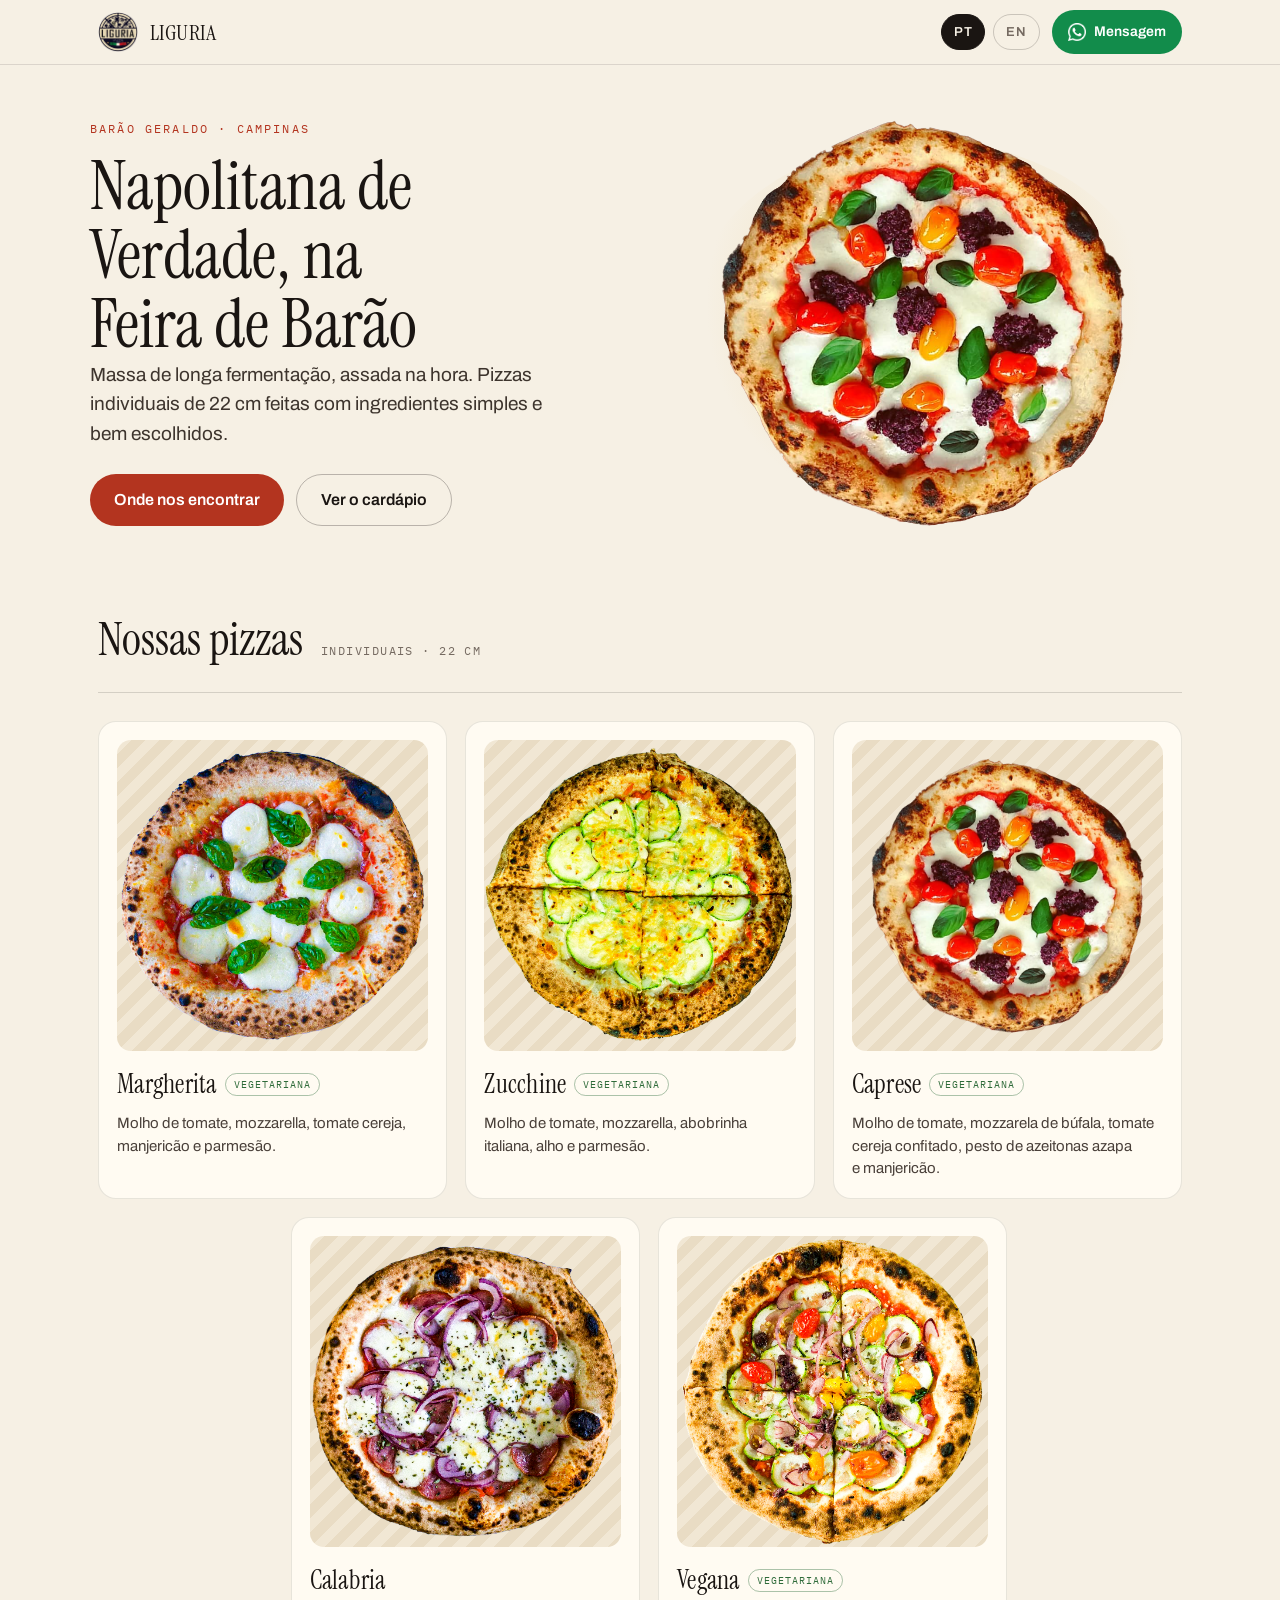
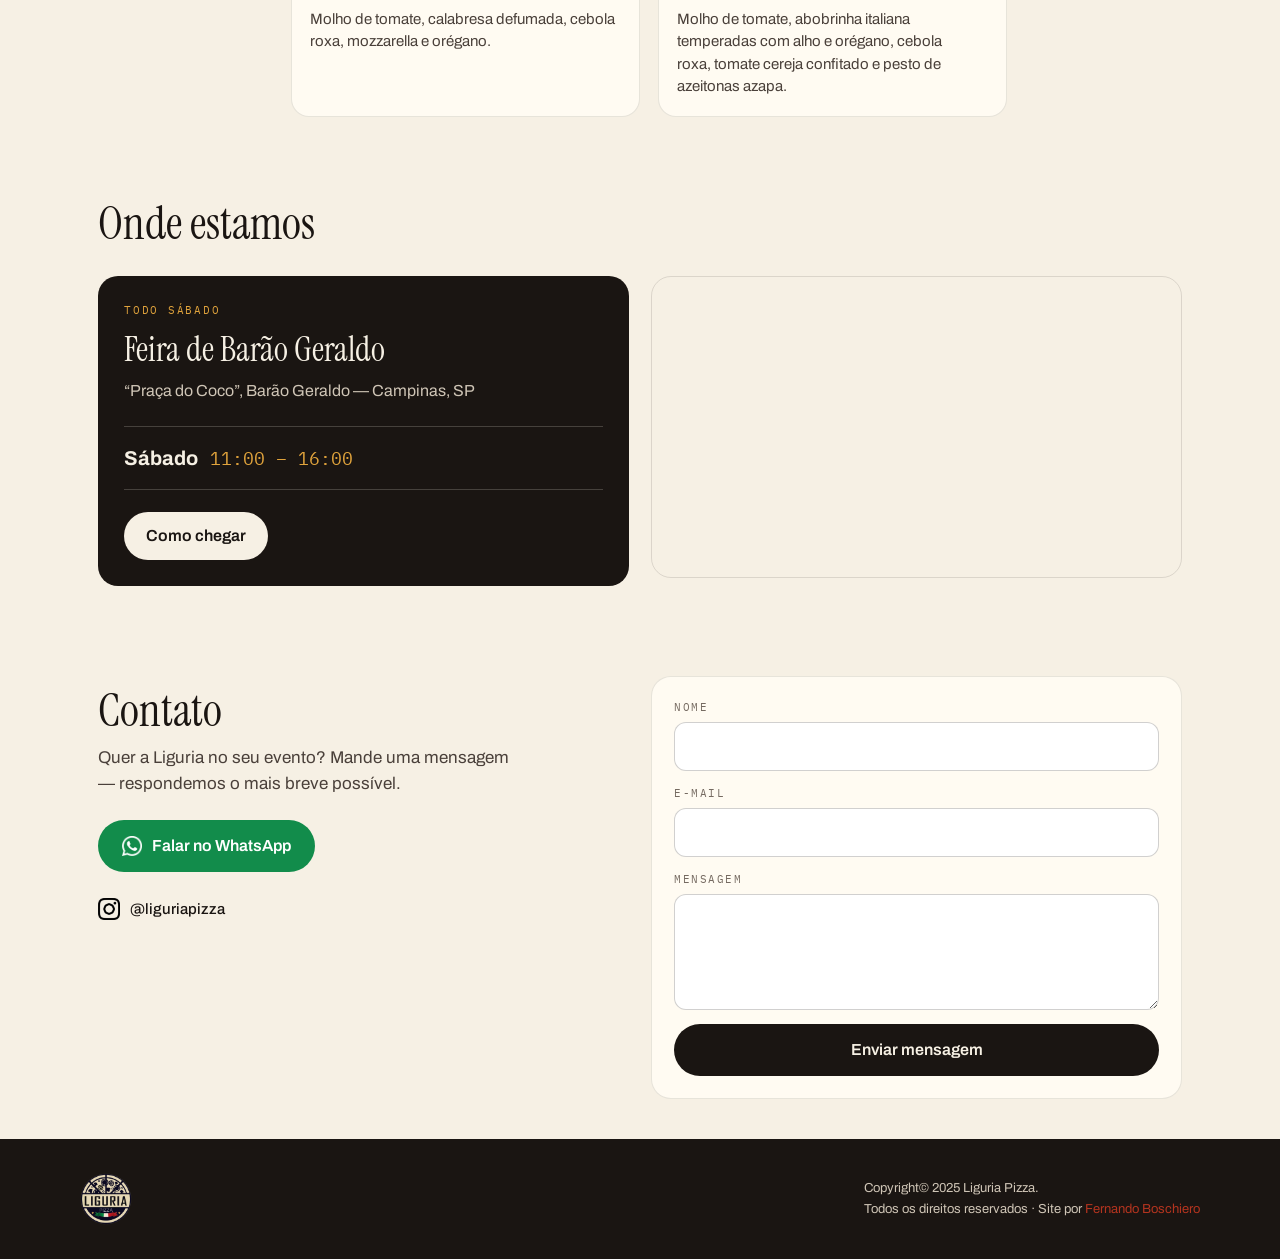
<file: index.html>
<!doctype html>
<html lang="pt-BR">
  <head>
    <meta charset="utf-8" />
    <meta name="viewport" content="width=device-width, initial-scale=1" />
    <title>
      Liguria Pizza — Pizzas Napolitanas de Verdade, em Barão Geraldo, Campinas
    </title>
    <meta
      name="description"
      content="Pizza napolitana individual de massa de longa fermentação, assada na hora. Todo sábado na Feira de Barão Geraldo, Campinas." />
    <meta
      name="google-site-verification"
      content="MJud_YhPJrM1SE_i2w_ppb9zyTFYiwipRI4U-PulHyc" />
    <link rel="icon" href="favicon.ico" />
    <link rel="preconnect" href="https://fonts.googleapis.com" />
    <link rel="preconnect" href="https://fonts.gstatic.com" crossorigin />
    <link
      href="https://fonts.googleapis.com/css2?family=Instrument+Serif&family=Archivo:wght@400;500;600;700&family=IBM+Plex+Mono:wght@400;500&display=swap"
      rel="stylesheet" />
    <link rel="stylesheet" href="styles.css" />
  </head>
  <body>
    <header class="nav">
      <div class="nav__inner">
        <a class="nav__brand" href="#top">
          <img src="liguriaLogo.png" alt="Liguria Pizza" />
          <span>LIGURIA</span>
        </a>
        <div class="nav__spacer"></div>
        <div class="lang" role="group" aria-label="Idioma">
          <button
            type="button"
            class="lang__btn is-on"
            data-lang="pt"
            aria-pressed="true">
            PT
          </button>
          <button
            type="button"
            class="lang__btn"
            data-lang="en"
            aria-pressed="false">
            EN
          </button>
        </div>
        <a
          class="btn btn--wa btn--sm"
          target="_blank"
          href="https://wa.me/5519989601411">
          <img class="icon" src="whatsapp-icon.png" alt="" />
          <span data-i18n="navCta">Mensagem</span>
        </a>
      </div>
    </header>

    <main id="top">
      <section class="hero">
        <div class="hero__copy">
          <p class="kicker">Barão Geraldo · Campinas</p>
          <h1 data-i18n="h1">Napolitana de Verdade, na Feira de Barão</h1>
          <p class="lede" data-i18n="sub">
            Massa de longa fermentação, assada na hora. Pizzas individuais de 22
            cm feitas com ingredientes simples e bem escolhidos.
          </p>
          <div class="btn-row">
            <a class="btn btn--primary" href="#onde-estamos" data-i18n="heroCta"
              >Onde nos encontrar</a
            >
            <a class="btn btn--ghost" href="#cardapio" data-i18n="heroCta2"
              >Ver o cardápio</a
            >
          </div>
        </div>
        <div class="hero__art">
          <img
            src="CAPRESE.png"
            alt="Pizza Caprese da Liguria"
            width="460"
            height="460" />
        </div>
      </section>

      <section id="cardapio" class="section">
        <div class="section__head">
          <h2 data-i18n="menuTitle">Nossas pizzas</h2>
          <span class="kicker kicker--muted" data-i18n="menuNote"
            >Individuais · 22 cm</span
          >
        </div>
        <hr class="rule" />
        <div class="menu" id="menu-grid">
          <!-- Cards are rendered by script.js from the MENU data, so PT/EN stays in one place. -->
        </div>
      </section>

      <section id="onde-estamos" class="section">
        <h2 data-i18n="whereTitle">Onde estamos</h2>
        <div class="two-col">
          <div class="card-dark">
            <p class="kicker kicker--gold" data-i18n="whereKicker">
              Todo sábado
            </p>
            <p class="card-dark__title" data-i18n="whereName">
              Feira de Barão Geraldo
            </p>
            <p class="card-dark__addr" data-i18n="whereAddr">
              “Praça do Coco”, Barão Geraldo — Campinas, SP
            </p>
            <p class="hours">
              <span class="hours__day" data-i18n="whereDay">Sábado</span>
              <time class="hours__time" datetime="Sa 11:00-16:00"
                >11:00 – 16:00</time
              >
            </p>
            <a
              class="btn btn--light"
              href="https://www.google.com/maps/search/?api=1&amp;query=-22.820543, -47.083121"
              target="_blank"
              data-i18n="whereCta"
              >Como chegar</a
            >
          </div>
          <div class="map">
            <iframe
              title="Mapa da Feira de Barão Geraldo"
              src="https://www.google.com/maps/embed?pb=!1m18!1m12!1m3!1d591.4652904499054!2d-47.08327860828234!3d-22.820629245636475!2m3!1f0!2f0!3f0!3m2!1i1024!2i768!4f13.1!3m3!1m2!1s0x94c8c19da6e6f923%3A0x703562307a3241e1!2sFeira%20de%20Bar%C3%A3o%20Geraldo%20Pra%C3%A7a%20do%20Coco!5e0!3m2!1spt-BR!2sbr!4v1744157793940!5m2!1spt-BR!2sbr"
              loading="lazy"
              referrerpolicy="no-referrer-when-downgrade"></iframe>
          </div>
        </div>
      </section>

      <section id="contato" class="section">
        <div class="two-col">
          <div>
            <h2 data-i18n="contactTitle">Contato</h2>
            <p class="lede lede--sm" data-i18n="contactBody">
              Quer a Liguria no seu evento? Mande uma mensagem — respondemos o
              mais breve possível.
            </p>
            <a
              class="btn btn--wa"
              target="_blank"
              href="https://wa.me/5519989601411">
              <img class="icon icon--lg" src="whatsapp-icon.png" alt="" />
              <span data-i18n="contactWa">Falar no WhatsApp</span>
            </a>
            <p class="social">
              <a href="https://www.instagram.com/liguriapizza/" target="_blank">
                <img
                  class="icon icon--lg"
                  src="Instagram_Glyph_Black.png"
                  alt="Link do Instagram: @liguriapizza" />

                <span>@liguriapizza</span>
              </a>
            </p>
          </div>

          <form
            class="form"
            id="contact-form"
            action="https://formsubmit.co/liguriapizzabg@gmail.com"
            method="POST"
            target="_blank">
            <label class="field">
              <span data-i18n="fName">Nome</span>
              <input type="text" name="nome" autocomplete="name" required />
            </label>
            <label class="field">
              <span data-i18n="fEmail">E-mail</span>
              <input type="email" name="email" autocomplete="email" required />
            </label>
            <label class="field">
              <span data-i18n="fMsg">Mensagem</span>
              <textarea name="mensagem" rows="4" required></textarea>
            </label>
            <button class="btn btn--dark" type="submit" data-i18n="fSend">
              Enviar mensagem
            </button>
          </form>
        </div>
      </section>
    </main>

    <footer class="foot">
      <div class="foot__inner">
        <img src="liguriaLogo.png" alt="Liguria Pizza" height="52" />
        <p>
          Copyright© 2025 Liguria Pizza.<br />
          <span data-i18n="rights">Todos os direitos reservados</span> ·
          <span data-i18n="by">Site por</span>
          <a target="_blank" href="https://fernandoboschiero.com.br"
            >Fernando Boschiero</a
          >
        </p>
      </div>
    </footer>
    <script src="script.js"></script>
  </body>
</html>
</file>
<file: styles.css>
/* Liguria Pizza — stylesheet
   Mobile first. Breakpoints are minimal on purpose: the layout is fluid
   (clamp + auto-fit grids), so there are only two real media queries. */

:root {
  --cream: #f6f0e4;
  --cream-card: #fffbf2;
  --ink: #1a1512;
  --ink-70: #4a403a;
  --ink-55: #756a61;
  --tomato: #b3341f;
  --tomato-dark: #8e2617;
  --gold: #e0a33c;
  --wa: #128c4b;
  --wa-dark: #0e7540;
  --veg: #2f6b3a;
  --line: rgba(26, 21, 18, 0.12);
  --shell: 1120px;
  --pad: 18px;
  --serif: "Instrument Serif", Georgia, serif;
  --sans: Archivo, system-ui, -apple-system, sans-serif;
  --mono: "IBM Plex Mono", ui-monospace, monospace;
}

*,
*::before,
*::after {
  box-sizing: border-box;
}

html {
  scroll-behavior: smooth;
}

body {
  margin: 0;
  background: var(--cream);
  color: var(--ink);
  font-family: var(--sans);
  font-size: 16px;
  line-height: 1.5;
  overflow-x: hidden;
  -webkit-font-smoothing: antialiased;
}

img {
  max-width: 100%;
}
a {
  color: var(--tomato);
  text-decoration: none;
}
a:hover {
  color: #7e2415;
  cursor: pointer;
}

h1,
h2,
h3 {
  font-family: var(--serif);
  font-weight: 400;
  margin: 0;
}
h1 {
  font-size: clamp(38px, 8vw, 68px);
  line-height: 1.02;
  text-wrap: balance;
}
h2 {
  font-size: clamp(30px, 5.5vw, 46px);
}

/* ---------- shared bits ---------- */

.kicker {
  margin: 0 0 14px;
  font-family: var(--mono);
  font-size: 12px;
  letter-spacing: 0.18em;
  text-transform: uppercase;
  color: var(--tomato);
}
.kicker--muted {
  color: var(--ink-55);
  letter-spacing: 0.12em;
  margin: 0;
}
.kicker--gold {
  color: var(--gold);
  font-size: 11px;
  letter-spacing: 0.16em;
  margin-bottom: 12px;
}

.lede {
  max-width: 46ch;
  margin: 0 0 26px;
  font-size: clamp(16px, 2.2vw, 19px);
  line-height: 1.55;
  color: #3d342d;
  text-wrap: pretty;
}
.lede--sm {
  font-size: 17px;
  max-width: 42ch;
  color: var(--ink-70);
  margin-bottom: 22px;
}

.icon {
  width: 18px;
  height: 18px;
  filter: brightness(0) invert(1);
}
.icon--lg {
  width: 20px;
  height: 20px;
}
.social .icon--lg {
  width: 22px;
  height: 22px;
  filter: none;
}

.rule {
  border: 0;
  height: 1px;
  background: rgba(26, 21, 18, 0.15);
  margin: 18px 0 28px;
}

.section {
  max-width: var(--shell);
  margin: 0 auto;
  padding: 56px var(--pad) 16px;
  scroll-margin-top: 84px;
}
.section:last-of-type {
  padding-bottom: 40px;
}
.section__head {
  display: flex;
  flex-wrap: wrap;
  align-items: baseline;
  gap: 12px 18px;
}

.two-col {
  display: grid;
  grid-template-columns: repeat(auto-fit, minmax(280px, 1fr));
  gap: 22px;
  align-items: start;
  margin-top: 18px;
}

/* ---------- buttons ---------- */

.btn {
  display: inline-flex;
  align-items: center;
  justify-content: center;
  gap: 10px;
  min-height: 52px; /* comfortable tap target */
  padding: 15px 24px;
  border: 0;
  border-radius: 999px;
  font: 600 16px/1 var(--sans);
  cursor: pointer;
  transition:
    background-color 0.15s ease,
    border-color 0.15s ease;
}
.btn--sm {
  min-height: 44px;
  padding: 11px 16px;
  font-size: 14px;
  gap: 8px;
}
.btn--primary {
  background: var(--tomato);
  color: #fff;
}
.btn--primary:hover {
  background: var(--tomato-dark);
  color: #fff;
}
.btn--ghost {
  border: 1.5px solid rgba(26, 21, 18, 0.28);
  color: var(--ink);
}
.btn--ghost:hover {
  border-color: var(--ink);
  background: rgba(26, 21, 18, 0.05);
  color: var(--ink);
}
.btn--wa {
  background: var(--wa);
  color: #fff;
}
.btn--wa:hover {
  background: var(--wa-dark);
  color: #fff;
}
.btn--dark {
  background: var(--ink);
  color: var(--cream);
}
.btn--dark:hover {
  background: #332a24;
}
.btn--light {
  background: var(--cream);
  color: var(--ink);
  min-height: 48px;
  padding: 13px 22px;
}
.btn--light:hover {
  background: #fff;
  color: var(--ink);
}

.btn-row {
  display: flex;
  flex-wrap: wrap;
  gap: 12px;
}

/* ---------- nav ---------- */

.nav {
  position: sticky;
  top: 0;
  z-index: 50;
  background: rgba(246, 240, 228, 0.92);
  backdrop-filter: blur(10px);
  border-bottom: 1px solid var(--line);
}
.nav__inner {
  max-width: var(--shell);
  margin: 0 auto;
  padding: 10px var(--pad);
  display: flex;
  align-items: center;
  gap: 12px;
}
.nav__brand {
  display: flex;
  align-items: center;
  gap: 12px;
  color: var(--ink);
}
.nav__brand img {
  height: 40px;
  width: auto;
  display: block;
}
.nav__brand span {
  font-family: var(--serif);
  font-size: 22px;
  letter-spacing: 0.02em;
}
.nav__spacer {
  flex: 1;
}

.lang {
  display: flex;
  gap: 8px;
}
.lang__btn {
  min-height: 36px;
  padding: 8px 12px;
  border: 1px solid rgba(26, 21, 18, 0.2);
  border-radius: 999px;
  background: transparent;
  color: var(--ink-55);
  font: 600 13px/1 var(--sans);
  letter-spacing: 0.06em;
  cursor: pointer;
}
.lang__btn.is-on {
  background: var(--ink);
  border-color: var(--ink);
  color: var(--cream);
}

/* ---------- hero ---------- */

.hero {
  max-width: var(--shell);
  margin: 0 auto;
  padding: 40px 10px 8px 10px;
  display: grid;
  grid-template-columns: repeat(auto-fit, minmax(300px, 1fr));
  gap: 32px;
  align-items: center;
}
.hero__art {
  position: relative;
  display: flex;
  justify-content: center;
  align-items: center;
}
.hero__art::before {
  /* warm halo behind the pizza */
  content: "";
  position: absolute;
  inset: 8% 6%;
  border-radius: 50%;
  background: radial-gradient(circle at 50% 45%, #efd9a8 0%, var(--cream) 70%);
}
.hero__art img {
  position: relative;
  width: 100%;
  max-width: 460px;
  height: auto;
  display: block;
}

/* ---------- menu ---------- */

/* Cards share one flex basis so they grow together; script.js equalises and
   centres a short final row. The three .menu__filler stops a lone last card
   from stretching wider than the ones above it (CSS-only fallback). */
.menu {
  display: flex;
  flex-wrap: wrap;
  margin: -9px;
}
.menu__card,
.menu__filler {
  flex: 1 1 300px;
  max-width: 600px;
  margin: 9px;
}
.menu__filler {
  height: 0;
  margin-top: 0;
  margin-bottom: 0;
}

.menu__card {
  display: flex;
  flex-direction: column;
  gap: 14px;
  background: var(--cream-card);
  border: 1px solid rgba(26, 21, 18, 0.1);
  border-radius: 18px;
  padding: 18px;
  transition: border-color 0.15s ease;
}
.menu__card:hover {
  border-color: rgba(179, 52, 31, 0.45);
}

.menu__shot {
  aspect-ratio: 1 / 1;
  border-radius: 14px;
  overflow: hidden;
  background: repeating-linear-gradient(
    135deg,
    #f1e7d4 0 10px,
    #e9dcc4 10px 20px
  );
  display: flex;
  align-items: center;
  justify-content: center;
}
.menu__shot img {
  width: 100%;
  height: 100%;
  object-fit: contain;
  display: block;
}
.menu__shot span {
  /* placeholder for a missing photo */
  padding: 0 14px;
  font-family: var(--mono);
  font-size: 11px;
  letter-spacing: 0.1em;
  text-transform: uppercase;
  color: #8a7b66;
  text-align: center;
}

.menu__name {
  display: flex;
  align-items: center;
  flex-wrap: wrap;
  gap: 8px;
  margin-bottom: 8px;
}
.menu__name h3 {
  font-size: 26px;
  letter-spacing: 0.01em;
}
.menu__desc {
  margin: 0;
  font-size: 15px;
  line-height: 1.5;
  color: var(--ink-70);
  text-wrap: pretty;
}

.tag {
  padding: 3px 8px;
  border: 1px solid rgba(47, 107, 58, 0.4);
  border-radius: 999px;
  font-family: var(--mono);
  font-size: 10px;
  letter-spacing: 0.1em;
  text-transform: uppercase;
  color: var(--veg);
}

/* ---------- where we are ---------- */

.card-dark {
  background: var(--ink);
  color: var(--cream);
  border-radius: 20px;
  padding: 26px;
}
.card-dark__title {
  font-family: var(--serif);
  font-size: clamp(26px, 4vw, 34px);
  line-height: 1.2;
  margin: 0 0 8px;
}
.card-dark__addr {
  margin: 0 0 22px;
  font-size: 16px;
  line-height: 1.55;
  color: #cfc5b6;
}

.hours {
  display: flex;
  align-items: baseline;
  gap: 12px;
  margin: 0 0 22px;
  padding: 16px 0;
  border-top: 1px solid rgba(246, 240, 228, 0.2);
  border-bottom: 1px solid rgba(246, 240, 228, 0.2);
}
.hours__day {
  font-weight: 700;
  font-size: 20px;
}
.hours__time {
  font-family: var(--mono);
  font-size: 18px;
  color: var(--gold);
}

.map {
  border: 1px solid var(--line);
  border-radius: 20px;
  overflow: hidden;
  min-height: 300px;
}
.map iframe {
  display: block;
  width: 100%;
  height: 100%;
  min-height: 300px;
  border: 0;
}

/* ---------- contact ---------- */

.social {
  display: flex;
  align-items: center;
  gap: 10px;
  margin: 26px 0 0;
}
.social a {
  display: flex;
  align-items: center;
  gap: 10px;
  color: var(--ink);
  font-weight: 500;
  font-size: 15px;
}

.form {
  display: flex;
  flex-direction: column;
  gap: 14px;
  background: var(--cream-card);
  border: 1px solid rgba(26, 21, 18, 0.1);
  border-radius: 20px;
  padding: 22px;
}
.field {
  display: flex;
  flex-direction: column;
  gap: 7px;
}
.field > span {
  font-family: var(--mono);
  font-size: 11px;
  letter-spacing: 0.14em;
  text-transform: uppercase;
  color: var(--ink-55);
}
.field input,
.field textarea {
  min-height: 48px;
  padding: 12px 14px;
  border: 1px solid rgba(26, 21, 18, 0.2);
  border-radius: 12px;
  background: #fff;
  color: var(--ink);
  font: 400 16px/1.4 var(--sans); /* 16px keeps iOS from zooming on focus */
}
.field textarea {
  resize: vertical;
}
.field input:focus-visible,
.field textarea:focus-visible {
  outline: 2px solid var(--tomato);
  outline-offset: 1px;
}

/* ---------- footer ---------- */

.foot {
  background: var(--ink);
  color: #cfc5b6;
  padding: 34px var(--pad);
}
.foot__inner {
  max-width: var(--shell);
  margin: 0 auto;
  display: flex;
  flex-wrap: wrap;
  align-items: center;
  justify-content: space-between;
  gap: 20px;
}
.foot img {
  height: 52px;
  width: auto;
}
.foot p {
  margin: 0;
  font-size: 13px;
  line-height: 1.6;
}

/* ---------- media queries ---------- */

/* On a phone the hero pizza dominates the screen for no benefit — drop it. */
@media (max-width: 400px) {
  .hero__art {
    display: none;
  }

  .lang__btn,
  .btn--sm {
    min-height: 28px;
    padding: 6px 8px;
    font: 600 11px/1 var(--sans);
  }

  .btn-row {
    justify-content: center;
    gap: 12px;
  }

  .hero {
    padding: 40px 18px 8px 15px;
  }

  .menu__card,
  .menu__filler {
    flex: 1 1 180px;
    max-width: 100%;
    margin: 6px;
  }
}

@media (max-width: 700px) {
  .hero__art {
    display: none;
  }
}

@media (prefers-reduced-motion: reduce) {
  html {
    scroll-behavior: auto;
  }
  * {
    transition: none !important;
  }
}
</file>
